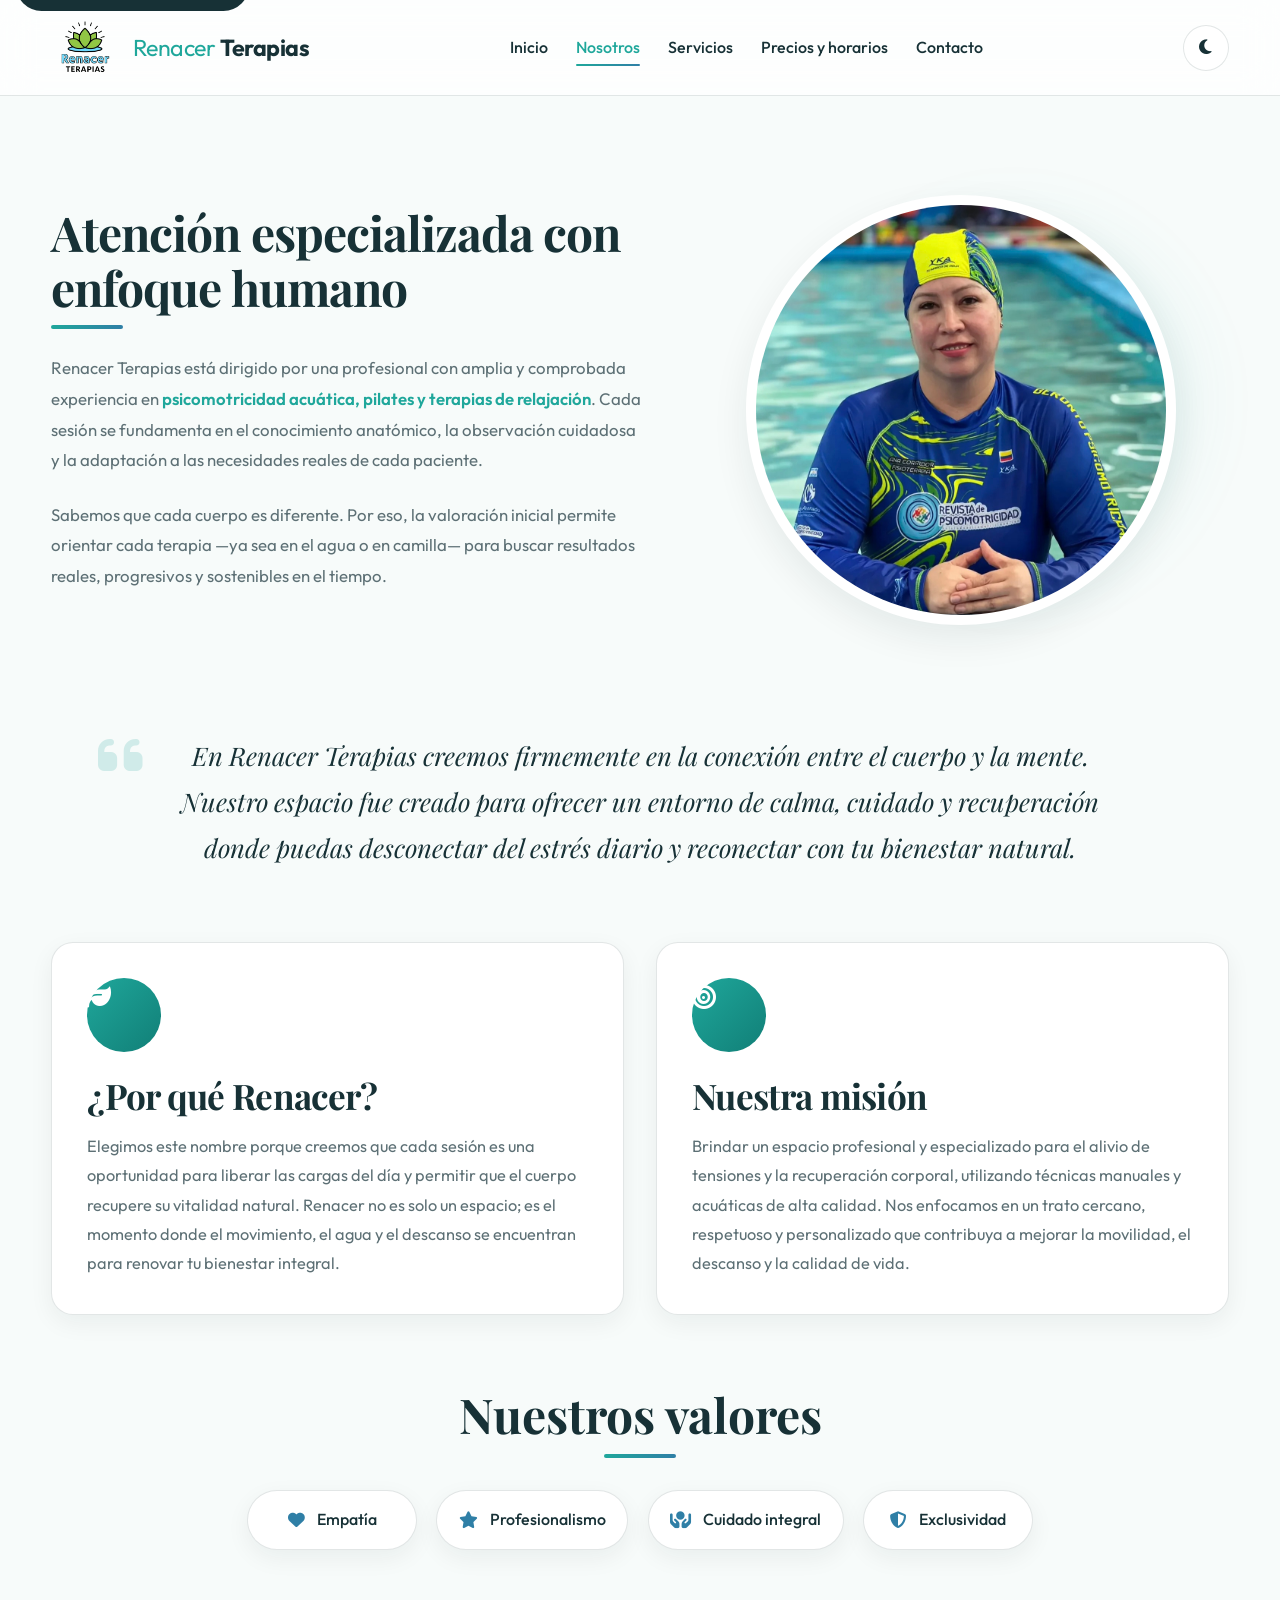
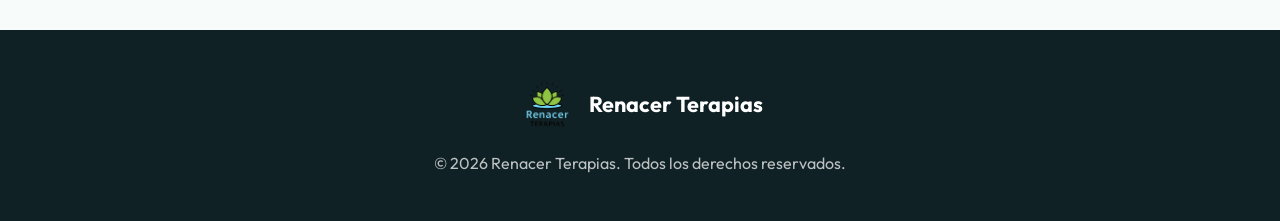
<file: nosotros.html>
<!DOCTYPE html>
<html lang="es">

<head>
    <meta charset="UTF-8">
    <meta name="viewport" content="width=device-width, initial-scale=1.0">
    <title>Nosotros | Renacer Terapias</title>
    <meta name="description"
        content="Conoce más sobre Renacer Terapias, nuestra misión, valores y perfil profesional.">

    <link rel="preconnect" href="https://fonts.googleapis.com">
    <link rel="preconnect" href="https://fonts.gstatic.com" crossorigin>
    <link
        href="https://fonts.googleapis.com/css2?family=Outfit:wght@300;400;500;600;700&family=Playfair+Display:wght@400;600;700&display=swap"
        rel="stylesheet">

    <link rel="stylesheet" href="styles.css">
    <link rel="stylesheet" href="https://cdnjs.cloudflare.com/ajax/libs/font-awesome/6.4.0/css/all.min.css">
</head>

<body>
    <a class="skip-link" href="#main-content">Saltar al contenido principal</a>

    <header class="navbar">
        <div class="nav-container">
            <a href="index.html#home" class="logo" aria-label="Renacer Terapias, ir al inicio">
                <img src="media/img/logo.png" alt="Logo de Renacer Terapias">
                <span class="logo-text">Renacer <strong>Terapias</strong></span>
            </a>

            <button class="mobile-menu-btn" id="mobile-menu-btn" type="button" aria-label="Abrir menú de navegación"
                aria-controls="nav-links" aria-expanded="false">
                <i class="fa-solid fa-bars" aria-hidden="true"></i>
            </button>

            <nav class="nav-links" id="nav-links" aria-label="Navegación principal">
                <a href="index.html#home">Inicio</a>
                <a href="nosotros.html" class="active" aria-current="page">Nosotros</a>
                <a href="index.html#services">Servicios</a>
                <a href="index.html#rates">Precios y horarios</a>
                <a href="index.html#contact">Contacto</a>
            </nav>

            <div class="controls">
                <button id="theme-toggle" class="control-btn" type="button" aria-label="Cambiar modo de color"
                    title="Cambiar modo de color">
                    <i class="fa-solid fa-moon" aria-hidden="true"></i>
                </button>
            </div>
        </div>
    </header>

    <main id="main-content">
        <section class="page-hero page-hero--about">
            <div class="container page-hero-content">
                <span class="page-eyebrow">Conoce Renacer</span>
                <h1>Un espacio creado para aliviar, restaurar y acompañar tu bienestar</h1>
                <p>
                    En Renacer Terapias trabajamos desde una visión humana, profesional y personalizada para ayudarte a
                    recuperar equilibrio, movilidad y descanso.
                </p>
            </div>
        </section>

        <section class="section about-page">
            <div class="container">
                <div class="about-page-grid">
                    <div class="about-page-copy">
                        <span class="section-kicker">Perfil profesional</span>
                        <h2>Atención especializada con enfoque humano</h2>

                        <p>
                            Renacer Terapias está dirigido por una profesional con amplia y comprobada experiencia en
                            <strong>psicomotricidad acuática, pilates y terapias de relajación</strong>. Cada sesión se
                            fundamenta en el conocimiento anatómico, la observación cuidadosa y la adaptación a las
                            necesidades reales de cada paciente.
                        </p>

                        <p>
                            Sabemos que cada cuerpo es diferente. Por eso, la valoración inicial permite orientar cada
                            terapia —ya sea en el agua o en camilla— para buscar resultados reales, progresivos y
                            sostenibles en el tiempo.
                        </p>

                        <div class="about-highlights">
                            <article class="about-highlight card">
                                <div class="highlight-icon" aria-hidden="true">
                                    <i class="fa-solid fa-water"></i>
                                </div>
                                <div>
                                    <h3>Especialización acuática</h3>
                                    <p>Trabajo corporal guiado con enfoque técnico y terapéutico.</p>
                                </div>
                            </article>

                            <article class="about-highlight card">
                                <div class="highlight-icon" aria-hidden="true">
                                    <i class="fa-solid fa-hands"></i>
                                </div>
                                <div>
                                    <h3>Atención personalizada</h3>
                                    <p>Cada sesión se adapta al estado físico y objetivo de cada persona.</p>
                                </div>
                            </article>
                        </div>
                    </div>

                    <div class="about-page-visual">
                        <div class="about-visual-blob about-visual-blob-1" aria-hidden="true"></div>
                        <div class="about-visual-blob about-visual-blob-2" aria-hidden="true"></div>

                        <figure class="profile-photo-card card">
                            <div class="profile-photo-frame">
                                <img src="media/img/Ana_Gonzalez.jpeg" alt="Profesional de Renacer Terapias"
                                    class="profile-photo">
                            </div>
                            <figcaption>
                                Un acompañamiento profesional centrado en bienestar, alivio corporal y calidad de vida.
                            </figcaption>
                        </figure>
                    </div>
                </div>

                <blockquote class="about-quote card">
                    <i class="fa-solid fa-quote-left" aria-hidden="true"></i>
                    <p>
                        En Renacer Terapias creemos firmemente en la conexión entre el cuerpo y la mente. Nuestro
                        espacio fue creado para ofrecer un entorno de calma, cuidado y recuperación donde puedas
                        desconectar del estrés diario y reconectar con tu bienestar natural.
                    </p>
                </blockquote>

                <div class="about-story-grid">
                    <article class="about-story-card card">
                        <div class="icon-wrapper" aria-hidden="true">
                            <i class="fa-solid fa-leaf"></i>
                        </div>
                        <h3>¿Por qué Renacer?</h3>
                        <p>
                            Elegimos este nombre porque creemos que cada sesión es una oportunidad para liberar las
                            cargas del día y permitir que el cuerpo recupere su vitalidad natural. Renacer no es solo
                            un espacio; es el momento donde el movimiento, el agua y el descanso se encuentran para
                            renovar tu bienestar integral.
                        </p>
                    </article>

                    <article class="about-story-card card">
                        <div class="icon-wrapper" aria-hidden="true">
                            <i class="fa-solid fa-bullseye"></i>
                        </div>
                        <h3>Nuestra misión</h3>
                        <p>
                            Brindar un espacio profesional y especializado para el alivio de tensiones y la
                            recuperación corporal, utilizando técnicas manuales y acuáticas de alta calidad. Nos
                            enfocamos en un trato cercano, respetuoso y personalizado que contribuya a mejorar la
                            movilidad, el descanso y la calidad de vida.
                        </p>
                    </article>
                </div>

                <section class="values-section" aria-labelledby="values-title">
                    <div class="section-title values-title">
                        <h2 id="values-title">Nuestros valores</h2>
                        <div class="title-underline" aria-hidden="true"></div>
                    </div>

                    <div class="values-grid">
                        <div class="value-badge">
                            <i class="fa-solid fa-heart" aria-hidden="true"></i>
                            <span>Empatía</span>
                        </div>

                        <div class="value-badge">
                            <i class="fa-solid fa-star" aria-hidden="true"></i>
                            <span>Profesionalismo</span>
                        </div>

                        <div class="value-badge">
                            <i class="fa-solid fa-hands-holding-circle" aria-hidden="true"></i>
                            <span>Cuidado integral</span>
                        </div>

                        <div class="value-badge">
                            <i class="fa-solid fa-shield-halved" aria-hidden="true"></i>
                            <span>Exclusividad</span>
                        </div>
                    </div>
                </section>
            </div>
        </section>
    </main>

    <footer>
        <div class="container">
            <div class="footer-content">
                <div class="footer-brand">
                    <img src="media/img/logo.png" alt="Logo de Renacer Terapias">
                    <span>Renacer Terapias</span>
                </div>
                <p>&copy; 2026 Renacer Terapias. Todos los derechos reservados.</p>
            </div>
        </div>
    </footer>

    <script src="script.js"></script>
</body>

</html>
</file>
<file: styles.css>
:root {
    --primary: #1fa79b;
    --primary-strong: #117f77;
    --secondary: #2f7fa6;
    --accent: #d8f4ef;

    --bg-main: #f7fbfa;
    --bg-section: #eef5f4;
    --bg-card: #ffffff;
    --bg-card-soft: rgba(255, 255, 255, 0.78);
    --bg-input: #ffffff;

    --text-main: #173136;
    --text-soft: #5d7075;
    --text-inverse: #f7fcfc;

    --border-color: rgba(23, 49, 54, 0.12);
    --border-strong: rgba(23, 49, 54, 0.2);
    --nav-bg: rgba(255, 255, 255, 0.78);
    --footer-bg: #102126;

    --hero-overlay: linear-gradient(135deg, rgba(7, 28, 36, 0.52), rgba(13, 105, 112, 0.56));
    --focus-ring: 0 0 0 4px rgba(31, 167, 155, 0.24);

    --shadow-sm: 0 8px 24px rgba(12, 33, 37, 0.06);
    --shadow-md: 0 18px 42px rgba(12, 33, 37, 0.1);
    --shadow-lg: 0 28px 60px rgba(12, 33, 37, 0.14);

    --radius-sm: 14px;
    --radius-md: 22px;
    --radius-lg: 30px;

    --font-heading: "Playfair Display", serif;
    --font-body: "Outfit", sans-serif;

    --container: 1200px;
    --transition-fast: 180ms ease;
    --transition: 320ms cubic-bezier(0.22, 1, 0.36, 1);
}

[data-theme="dark"] {
    color-scheme: dark;

    --primary: #54dacc;
    --primary-strong: #33bdb0;
    --secondary: #81c6ff;
    --accent: #17343a;

    --bg-main: #081418;
    --bg-section: #0d1d22;
    --bg-card: #10252b;
    --bg-card-soft: rgba(16, 37, 43, 0.86);
    --bg-input: #0c1b20;

    --text-main: #e9f7f6;
    --text-soft: #a9c2c7;
    --text-inverse: #e9f7f6;

    --border-color: rgba(169, 194, 199, 0.14);
    --border-strong: rgba(169, 194, 199, 0.22);
    --nav-bg: rgba(7, 18, 22, 0.8);
    --footer-bg: #061015;

    --hero-overlay: linear-gradient(135deg, rgba(2, 10, 13, 0.72), rgba(8, 62, 72, 0.68));
    --focus-ring: 0 0 0 4px rgba(84, 218, 204, 0.26);

    --shadow-sm: 0 10px 24px rgba(0, 0, 0, 0.2);
    --shadow-md: 0 18px 42px rgba(0, 0, 0, 0.34);
    --shadow-lg: 0 28px 60px rgba(0, 0, 0, 0.42);
}

*,
*::before,
*::after {
    box-sizing: border-box;
}

html {
    font-size: 16px;
    scroll-behavior: smooth;
}

body {
    margin: 0;
    font-family: var(--font-body);
    background: var(--bg-main);
    color: var(--text-main);
    line-height: 1.6;
    overflow-x: clip;
    transition: background-color var(--transition), color var(--transition);
}

main {
    display: block;
}

section[id] {
    scroll-margin-top: 7rem;
}

img {
    display: block;
    max-width: 100%;
    height: auto;
}

a {
    color: inherit;
    text-decoration: none;
}

button,
input,
select,
textarea {
    font: inherit;
}

ul {
    margin: 0;
    padding: 0;
    list-style: none;
}

::selection {
    background: rgba(31, 167, 155, 0.2);
}

.skip-link {
    position: absolute;
    top: -40px;
    left: 1rem;
    z-index: 3000;
    padding: 0.8rem 1rem;
    border-radius: 999px;
    background: var(--text-main);
    color: var(--bg-card);
    transition: top var(--transition-fast);
}

.skip-link:focus {
    top: 1rem;
}

:focus-visible {
    outline: none;
    box-shadow: var(--focus-ring);
}

.container {
    width: min(92%, var(--container));
    margin: 0 auto;
}

.section {
    padding: clamp(4rem, 8vw, 6.5rem) 0;
}

.bg-light {
    background: var(--bg-section);
}

.section-title {
    text-align: center;
    margin-bottom: 3rem;
}

.section-title h2 {
    margin: 0 0 0.75rem;
    font-family: var(--font-heading);
    font-size: clamp(2rem, 4vw, 3rem);
    line-height: 1.15;
}

.title-underline,
.title-underline-left {
    border-radius: 999px;
    background: linear-gradient(90deg, var(--primary), var(--secondary));
}

.title-underline {
    width: 72px;
    height: 4px;
    margin: 0 auto;
}

.title-underline-left {
    width: 60px;
    height: 4px;
}

h1,
h2,
h3,
h4 {
    margin: 0;
    font-family: var(--font-heading);
    color: var(--text-main);
    line-height: 1.18;
}

p {
    margin: 0;
}

.card {
    background: var(--bg-card);
    border: 1px solid var(--border-color);
    border-radius: var(--radius-md);
    box-shadow: var(--shadow-sm);
    transition: transform var(--transition), box-shadow var(--transition), border-color var(--transition),
        background-color var(--transition);
}

.card:hover {
    transform: translateY(-4px);
    box-shadow: var(--shadow-md);
    border-color: var(--border-strong);
}

.btn {
    display: inline-flex;
    align-items: center;
    justify-content: center;
    gap: 0.6rem;
    min-height: 48px;
    padding: 0.9rem 1.45rem;
    border: 1px solid transparent;
    border-radius: 999px;
    font-weight: 600;
    letter-spacing: 0.01em;
    cursor: pointer;
    transition: transform var(--transition), box-shadow var(--transition), background-color var(--transition),
        color var(--transition), border-color var(--transition);
    will-change: transform;
}

.btn:hover {
    transform: translateY(-2px);
}

.btn-primary {
    color: #ffffff;
    background: linear-gradient(135deg, var(--primary), var(--primary-strong));
    box-shadow: 0 12px 26px rgba(17, 127, 119, 0.22);
}

.btn-primary:hover {
    box-shadow: 0 16px 34px rgba(17, 127, 119, 0.3);
}

.btn-secondary {
    background: transparent;
    border-color: var(--secondary);
    color: var(--secondary);
}

.btn-secondary:hover {
    background: var(--secondary);
    color: #ffffff;
}

.navbar {
    position: fixed;
    inset: 0 0 auto 0;
    z-index: 1000;
    padding: 0.85rem 0;
    background: var(--nav-bg);
    border-bottom: 1px solid var(--border-color);
    backdrop-filter: blur(18px);
    -webkit-backdrop-filter: blur(18px);
    transition: background-color var(--transition), border-color var(--transition), box-shadow var(--transition);
}

.nav-container {
    width: min(92%, var(--container));
    margin: 0 auto;
    display: grid;
    grid-template-columns: auto 1fr auto;
    align-items: center;
    gap: 1.25rem;
}

.logo {
    display: inline-flex;
    align-items: center;
    gap: 0.85rem;
    min-width: 0;
}

.logo img {
    width: auto;
    height: 68px;
}

.logo-text {
    font-size: 1.45rem;
    font-weight: 400;
    color: var(--primary);
    letter-spacing: -0.02em;
}

.logo-text strong {
    color: var(--text-main);
    font-weight: 700;
}

.nav-links {
    display: flex;
    justify-content: center;
    gap: 1.75rem;
}

.nav-links a {
    position: relative;
    font-weight: 500;
    color: var(--text-main);
    transition: color var(--transition-fast);
}

.nav-links a::after {
    content: "";
    position: absolute;
    left: 0;
    bottom: -0.35rem;
    width: 100%;
    height: 2px;
    background: linear-gradient(90deg, var(--primary), var(--secondary));
    border-radius: 999px;
    transform: scaleX(0);
    transform-origin: left;
    transition: transform var(--transition-fast);
}

.nav-links a:hover,
.nav-links a:focus-visible {
    color: var(--primary);
}

.nav-links a:hover::after,
.nav-links a:focus-visible::after {
    transform: scaleX(1);
}

.controls {
    display: flex;
    align-items: center;
    gap: 0.75rem;
}

.control-btn,
.mobile-menu-btn,
.carousel-btn {
    display: inline-flex;
    align-items: center;
    justify-content: center;
    border: 1px solid var(--border-color);
    background: var(--bg-card-soft);
    color: var(--text-main);
    border-radius: 999px;
    cursor: pointer;
    transition: transform var(--transition), background-color var(--transition), border-color var(--transition),
        color var(--transition), box-shadow var(--transition);
}

.control-btn {
    width: 46px;
    height: 46px;
    font-size: 1.05rem;
}

.control-btn:hover,
.mobile-menu-btn:hover,
.carousel-btn:hover {
    transform: translateY(-2px);
    background: var(--primary);
    color: #ffffff;
    border-color: transparent;
    box-shadow: var(--shadow-sm);
}

.mobile-menu-btn {
    display: none;
    width: 46px;
    height: 46px;
    font-size: 1.2rem;
}

.hero {
    position: relative;
    min-height: 100svh;
    display: grid;
    place-items: center;
    padding: 8rem 1.25rem 5rem;
    text-align: center;
    color: #ffffff;
    background-image: url("https://images.unsplash.com/photo-1544161515-4ab6ce6db874?auto=format&fit=crop&w=1920&q=80");
    background-position: center;
    background-size: cover;
}

.hero-overlay {
    position: absolute;
    inset: 0;
    background: var(--hero-overlay);
}

.hero-content {
    position: relative;
    z-index: 1;
    max-width: 820px;
    animation: fade-up 0.9s both;
}

.hero h1 {
    margin-bottom: 1.25rem;
    font-size: clamp(2.6rem, 6vw, 5rem);
    color: #ffffff;
    text-wrap: balance;
    text-shadow: 0 10px 30px rgba(0, 0, 0, 0.18);
}

.hero p {
    max-width: 62ch;
    margin: 0 auto 2rem;
    font-size: clamp(1rem, 2vw, 1.2rem);
    color: rgba(255, 255, 255, 0.92);
    text-shadow: 0 6px 18px rgba(0, 0, 0, 0.16);
}

.about-home {
    background: radial-gradient(circle at top left, rgba(31, 167, 155, 0.08), transparent 28%), var(--bg-main);
}

.about-home-container {
    display: grid;
    grid-template-columns: minmax(0, 1.08fr) minmax(0, 0.92fr);
    align-items: center;
    gap: clamp(2rem, 5vw, 4.5rem);
}

.about-home-desc {
    margin-bottom: 2rem;
    font-size: 1.05rem;
    color: var(--text-soft);
}

.about-home-info-box {
    display: flex;
    align-items: flex-start;
    gap: 1rem;
    padding: 1.5rem;
    background: var(--bg-card);
    border: 1px solid var(--border-color);
    border-left: 4px solid var(--primary);
    border-radius: var(--radius-md);
    box-shadow: var(--shadow-sm);
}

.info-icon {
    flex-shrink: 0;
    width: 60px;
    height: 60px;
    border-radius: 50%;
    display: grid;
    place-items: center;
    background: rgba(31, 167, 155, 0.12);
    color: var(--primary);
    font-size: 1.4rem;
}

.info-content h3 {
    margin-bottom: 0.35rem;
    font-size: 1.25rem;
}

.info-content p {
    color: var(--text-soft);
}

.about-home-right {
    display: flex;
    justify-content: center;
}

.mission-wrapper {
    position: relative;
    width: 100%;
    max-width: 460px;
}

.mission-blob {
    position: absolute;
    inset: auto -2rem -1.5rem auto;
    width: 260px;
    height: 260px;
    border-radius: 50%;
    background: radial-gradient(circle, rgba(31, 167, 155, 0.18), rgba(47, 127, 166, 0.08) 55%, transparent 72%);
    filter: blur(2px);
}

.mission-card {
    position: relative;
    z-index: 1;
    padding: 2rem;
    background: var(--bg-card-soft);
    backdrop-filter: blur(12px);
    -webkit-backdrop-filter: blur(12px);
}

.mission-card h3 {
    margin-bottom: 1rem;
    font-size: 1.5rem;
}

.mission-card p {
    color: var(--text-soft);
}

.services-grid {
    display: grid;
    grid-template-columns: repeat(2, minmax(0, 1fr));
    gap: 2rem;
    align-items: stretch;
}

.modern-card {
    overflow: hidden;
    background: var(--bg-card);
    border: 1px solid var(--border-color);
    border-radius: var(--radius-md);
    box-shadow: var(--shadow-sm);
    transition: transform var(--transition), box-shadow var(--transition), border-color var(--transition);
}

.modern-card:hover {
    transform: translateY(-6px);
    box-shadow: var(--shadow-md);
    border-color: var(--border-strong);
}

.modern-card .card-header {
    position: relative;
    min-height: 240px;
    background-size: cover;
    background-position: center;
}

.card-header-aquatic {
    background-image: url("media/img/Terapia Acuática.jpg");
}

.card-header-manual {
    background-image: url("https://images.unsplash.com/photo-1544161515-4ab6ce6db874?auto=format&fit=crop&w=1200&q=80");
}

.modern-card .card-header::after {
    content: "";
    position: absolute;
    inset: 0;
    background: linear-gradient(180deg, transparent 15%, rgba(6, 22, 24, 0.45) 100%);
}

.modern-card .card-overlay {
    position: absolute;
    inset: 0;
    opacity: 0.75;
    pointer-events: none;
}

.bg-warm {
    background: linear-gradient(135deg, rgba(222, 246, 240, 0.65), rgba(255, 255, 255, 0) 60%);
}

.bg-cool {
    background: linear-gradient(135deg, rgba(216, 236, 246, 0.52), rgba(255, 255, 255, 0) 60%);
}

.modern-card .card-badge {
    position: absolute;
    left: 1.25rem;
    bottom: 1.25rem;
    z-index: 1;
    padding: 0.55rem 1rem;
    border: 1px solid rgba(255, 255, 255, 0.22);
    border-radius: 999px;
    background: rgba(255, 255, 255, 0.16);
    color: #ffffff;
    backdrop-filter: blur(10px);
    -webkit-backdrop-filter: blur(10px);
    font-weight: 600;
    letter-spacing: 0.01em;
}

.modern-card .card-body {
    display: flex;
    flex-direction: column;
    gap: 1rem;
    padding: 1.8rem;
}

.modern-card .card-title {
    font-size: 1.5rem;
}

.modern-card .card-meta {
    display: inline-flex;
    align-items: center;
    gap: 0.55rem;
    color: var(--secondary);
    font-weight: 600;
}

.modern-card .card-desc,
.modern-card .therapy-item p,
.modern-card .card-footer-note {
    color: var(--text-soft);
}

.modern-card .card-divider {
    width: 100%;
    margin: 0.25rem 0 0;
    border: 0;
    border-top: 1px solid var(--border-color);
}

.modern-card .card-footer-note {
    display: inline-flex;
    align-items: flex-start;
    gap: 0.55rem;
    font-size: 0.95rem;
}

.modern-card .therapy-item {
    padding-bottom: 1rem;
    border-bottom: 1px solid var(--border-color);
}

.modern-card .therapy-item:last-child {
    padding-bottom: 0;
    border-bottom: 0;
}

.modern-card .therapy-item h3 {
    margin-bottom: 0.35rem;
    font-size: 1.2rem;
}

.gallery-section {
    margin-top: 4rem;
    padding: clamp(1.35rem, 3vw, 2rem);
    background: linear-gradient(180deg, rgba(31, 167, 155, 0.05), transparent 35%), var(--bg-card);
    border: 1px solid var(--border-color);
    border-radius: var(--radius-lg);
    box-shadow: var(--shadow-sm);
}

.gallery-header {
    text-align: center;
    margin-bottom: 1.5rem;
}

.gallery-title {
    margin-bottom: 0.5rem;
    font-size: clamp(1.5rem, 3vw, 2rem);
}

.gallery-intro {
    max-width: 60ch;
    margin: 0 auto;
    color: var(--text-soft);
}

.carousel-container {
    position: relative;
    overflow: hidden;
    border-radius: calc(var(--radius-lg) - 6px);
    box-shadow: var(--shadow-md);
    background: #0e1f24;
}

.carousel-track-container {
    overflow: hidden;
    aspect-ratio: 16 / 9;
    min-height: 260px;
}

.carousel-track {
    display: flex;
    height: 100%;
    transition: transform 0.5s cubic-bezier(0.22, 1, 0.36, 1);
}

.carousel-slide {
    position: relative;
    flex: 0 0 100%;
    min-width: 100%;
    height: 100%;
}

.carousel-slide::after {
    content: "";
    position: absolute;
    inset: 0;
    background: linear-gradient(180deg, rgba(4, 14, 16, 0.08), rgba(4, 14, 16, 0.58) 100%);
    pointer-events: none;
}

.carousel-image {
    width: 100%;
    height: 100%;
    object-fit: cover;
    transform: scale(1.02);
}

.carousel-caption {
    position: absolute;
    left: 1.25rem;
    right: 1.25rem;
    bottom: 1.25rem;
    z-index: 1;
    width: fit-content;
    max-width: min(90%, 420px);
    padding: 0.8rem 1rem;
    border-radius: 999px;
    background: rgba(255, 255, 255, 0.14);
    border: 1px solid rgba(255, 255, 255, 0.16);
    color: #ffffff;
    font-weight: 600;
    backdrop-filter: blur(10px);
    -webkit-backdrop-filter: blur(10px);
}

.carousel-btn {
    position: absolute;
    top: 50%;
    z-index: 2;
    width: 52px;
    height: 52px;
    transform: translateY(-50%);
    background: rgba(255, 255, 255, 0.18);
    border-color: rgba(255, 255, 255, 0.14);
    color: #ffffff;
    backdrop-filter: blur(10px);
    -webkit-backdrop-filter: blur(10px);
}

.prev-btn {
    left: 1rem;
}

.next-btn {
    right: 1rem;
}

.policies {
    position: relative;
    overflow: hidden;
    margin-top: 3rem;
    padding-top: 6rem;
    padding-bottom: 0;
    background: linear-gradient(135deg, #045f63 0%, #0b7f7a 38%, #0e6a8b 72%, #09374b 100%);
    background-size: 260% 260%;
    animation: gradient-shift 14s ease infinite;
}

.policies-wave-top {
    position: absolute;
    top: 0;
    left: 0;
    width: 100%;
    transform: translateY(-98%);
    line-height: 0;
}

.policies-wave-top svg {
    display: block;
    width: 100%;
    height: clamp(90px, 15vw, 220px);
}

.policies-wave-bottom {
    position: relative;
    width: 100%;
    line-height: 0;
    margin-top: 3rem;
}

.policies-wave-bottom svg {
    display: block;
    width: 100%;
    height: 80px;
}

.policies-orb {
    position: absolute;
    border-radius: 50%;
    filter: blur(70px);
    pointer-events: none;
    opacity: 0.22;
}

.policies-orb-1 {
    top: 12%;
    left: -6%;
    width: 320px;
    height: 320px;
    background: rgba(84, 218, 204, 0.5);
    animation: float-orb-1 12s ease-in-out infinite alternate;
}

.policies-orb-2 {
    right: -4%;
    bottom: 12%;
    width: 260px;
    height: 260px;
    background: rgba(129, 198, 255, 0.35);
    animation: float-orb-2 12s ease-in-out infinite alternate;
}

.policies-orb-3 {
    top: 45%;
    left: 48%;
    width: 180px;
    height: 180px;
    background: rgba(255, 255, 255, 0.2);
    animation: float-orb-3 10s ease-in-out infinite alternate;
}

.policies-content {
    position: relative;
    z-index: 1;
}

.policies-heading {
    color: #ffffff;
}

.policies-underline {
    background: linear-gradient(90deg, #8ef0e4, #c6e8ff);
}

.policies-subtitle {
    margin-top: 1rem;
    color: rgba(255, 255, 255, 0.82);
}

.policies-grid {
    display: grid;
    grid-template-columns: repeat(4, minmax(0, 1fr));
    gap: 1.5rem;
}

.policy-item {
    position: relative;
    padding: 2rem 1.35rem 1.5rem;
    text-align: center;
    border-radius: 24px;
    border: 1px solid rgba(255, 255, 255, 0.14);
    background: linear-gradient(180deg, rgba(255, 255, 255, 0.2), rgba(255, 255, 255, 0.08));
    box-shadow: 0 18px 34px rgba(0, 0, 0, 0.12);
    color: #ffffff;
    backdrop-filter: blur(16px);
    -webkit-backdrop-filter: blur(16px);
    transition: transform var(--transition), box-shadow var(--transition), border-color var(--transition),
        background var(--transition);
    animation: fade-up 0.7s both;
}

.policy-item:nth-child(2) {
    animation-delay: 0.08s;
}

.policy-item:nth-child(3) {
    animation-delay: 0.16s;
}

.policy-item:nth-child(4) {
    animation-delay: 0.24s;
}

.policy-item:hover {
    transform: translateY(-8px);
    background: linear-gradient(180deg, rgba(255, 255, 255, 0.26), rgba(255, 255, 255, 0.1));
    border-color: rgba(255, 255, 255, 0.24);
    box-shadow: 0 22px 44px rgba(0, 0, 0, 0.18);
}

.policy-number {
    position: absolute;
    top: 0.85rem;
    right: 1rem;
    font-size: 2.15rem;
    font-weight: 700;
    color: rgba(255, 255, 255, 0.18);
    user-select: none;
}

.policy-icon {
    width: 74px;
    height: 74px;
    margin: 0 auto 1rem;
    display: grid;
    place-items: center;
    border-radius: 50%;
    background: rgba(255, 255, 255, 0.14);
    border: 1px solid rgba(255, 255, 255, 0.18);
    box-shadow: 0 10px 24px rgba(0, 0, 0, 0.12);
    transition: transform var(--transition), background-color var(--transition);
}

.policy-item:hover .policy-icon {
    transform: scale(1.05);
    background: rgba(255, 255, 255, 0.2);
}

.policy-icon i {
    font-size: 1.7rem;
    color: #ffffff;
}

.policy-item h3 {
    margin-bottom: 0.6rem;
    color: #ffffff;
    font-size: 1.28rem;
}

.policy-item p {
    color: rgba(255, 255, 255, 0.9);
    font-size: 0.97rem;
}

[data-theme="dark"] .policies {
    background: linear-gradient(135deg, #06262a 0%, #0b4751 40%, #0b3f55 70%, #04151d 100%);
}

.rates-container {
    display: grid;
    grid-template-columns: repeat(2, minmax(0, 1fr));
    gap: 2rem;
}

.rate-card {
    padding: 2rem;
    border-top: 5px solid var(--primary);
}

.rate-card--secondary {
    border-top-color: var(--secondary);
}

.rate-header {
    margin-bottom: 1.75rem;
    padding-bottom: 1.25rem;
    border-bottom: 1px solid var(--border-color);
}

.rate-header h3 {
    margin-bottom: 0.5rem;
    font-size: 1.65rem;
}

.price {
    display: flex;
    flex-wrap: wrap;
    align-items: baseline;
    gap: 0.45rem;
    font-size: clamp(2rem, 4vw, 2.6rem);
    font-weight: 700;
    color: var(--primary);
}

.rate-card--secondary .price {
    color: var(--secondary);
}

.price-label {
    font-size: 1rem;
    color: var(--text-soft);
}

.rate-body {
    display: grid;
    gap: 1rem;
    margin-bottom: 1.75rem;
}

.rate-body p {
    display: flex;
    align-items: flex-start;
    gap: 0.9rem;
    color: var(--text-soft);
}

.rate-body i {
    margin-top: 0.2rem;
    color: var(--secondary);
}

.rate-footer {
    margin-top: auto;
}

.contact-grid {
    display: grid;
    grid-template-columns: minmax(0, 0.95fr) minmax(0, 1.05fr);
    gap: 2rem;
    align-items: start;
}

.contact-info,
.contact-form-container {
    padding: 2rem;
}

.contact-info h3,
.contact-form-container h3 {
    font-size: 1.5rem;
}

.contact-desc {
    margin: 1rem 0 1.75rem;
    color: var(--text-soft);
}

.contact-methods {
    display: grid;
    gap: 1rem;
}

.contact-method {
    display: flex;
    align-items: center;
    gap: 1rem;
    padding: 1rem;
    border: 1px solid var(--border-color);
    border-radius: var(--radius-sm);
    background: linear-gradient(180deg, rgba(31, 167, 155, 0.04), transparent), var(--bg-card);
    transition: transform var(--transition), box-shadow var(--transition), border-color var(--transition),
        background-color var(--transition);
}

.contact-method:hover {
    transform: translateY(-2px);
    box-shadow: var(--shadow-sm);
    border-color: var(--border-strong);
}

.method-icon {
    flex-shrink: 0;
    width: 52px;
    height: 52px;
    border-radius: 50%;
    display: grid;
    place-items: center;
    color: #ffffff;
    font-size: 1.35rem;
}

.whatsapp {
    background: #25d366;
}

.instagram {
    background: linear-gradient(45deg, #f09433 0%, #e6683c 28%, #dc2743 54%, #cc2366 76%, #bc1888 100%);
}

.facebook {
    background: #1877f2;
}

.method-title {
    display: block;
    margin-bottom: 0.1rem;
    font-weight: 700;
    color: var(--text-main);
}

.method-detail {
    display: block;
    color: var(--text-soft);
    font-size: 0.95rem;
}

.contact-form {
    display: grid;
    gap: 1.2rem;
}

.form-group {
    display: grid;
    gap: 0.5rem;
}

.form-group label {
    font-weight: 600;
    color: var(--text-main);
}

.form-group input,
.form-group select,
.form-group textarea {
    width: 100%;
    padding: 0.95rem 1rem;
    border: 1px solid var(--border-color);
    border-radius: var(--radius-sm);
    background: var(--bg-input);
    color: var(--text-main);
    transition: border-color var(--transition-fast), box-shadow var(--transition-fast), background-color var(--transition);
}

.form-group input::placeholder,
.form-group textarea::placeholder {
    color: var(--text-soft);
    opacity: 0.88;
}

.form-group textarea {
    min-height: 140px;
    resize: vertical;
}

.form-group input:hover,
.form-group select:hover,
.form-group textarea:hover {
    border-color: var(--border-strong);
}

.form-group input:focus,
.form-group select:focus,
.form-group textarea:focus {
    border-color: var(--primary);
    box-shadow: var(--focus-ring);
    outline: none;
}

.submit-btn {
    width: 100%;
    margin-top: 0.35rem;
}

footer {
    padding: 2.8rem 0;
    background: var(--footer-bg);
    color: var(--text-inverse);
}

.footer-content {
    text-align: center;
}

.footer-brand {
    display: inline-flex;
    align-items: center;
    justify-content: center;
    gap: 0.75rem;
    margin-bottom: 1rem;
    color: #ffffff;
    font-size: 1.35rem;
    font-weight: 700;
}

.footer-brand img {
    width: auto;
    height: 60px;
}

footer p {
    color: rgba(255, 255, 255, 0.72);
}

@keyframes fade-up {
    from {
        opacity: 0;
        transform: translateY(24px);
    }

    to {
        opacity: 1;
        transform: translateY(0);
    }
}

@keyframes gradient-shift {
    0% {
        background-position: 0% 50%;
    }

    50% {
        background-position: 100% 50%;
    }

    100% {
        background-position: 0% 50%;
    }
}

@keyframes float-orb-1 {
    from {
        transform: translate(0, 0) scale(1);
    }

    to {
        transform: translate(28px, -22px) scale(1.08);
    }
}

@keyframes float-orb-2 {
    from {
        transform: translate(0, 0) scale(1);
    }

    to {
        transform: translate(-26px, 18px) scale(1.06);
    }
}

@keyframes float-orb-3 {
    from {
        transform: translate(0, 0) scale(1);
    }

    to {
        transform: translate(14px, -16px) scale(1.12);
    }
}

@media (min-width: 1024px) {
    .hero {
        background-attachment: fixed;
    }
}

@media (max-width: 1100px) {
    .policies-grid {
        grid-template-columns: repeat(2, minmax(0, 1fr));
    }

    .contact-grid,
    .about-home-container {
        grid-template-columns: 1fr;
    }

    .about-home-right {
        justify-content: flex-start;
    }
}

@media (max-width: 900px) {
    .nav-container {
        grid-template-columns: auto auto auto;
    }

    .mobile-menu-btn {
        display: inline-flex;
        justify-self: end;
    }

    .nav-links {
        position: absolute;
        top: calc(100% + 0.75rem);
        left: 1rem;
        right: 1rem;
        flex-direction: column;
        gap: 1.25rem;
        padding: 1.25rem;
        background: var(--bg-card-soft);
        border: 1px solid var(--border-color);
        border-radius: 24px;
        box-shadow: var(--shadow-md);
        opacity: 0;
        visibility: hidden;
        transform: translateY(-10px);
        pointer-events: none;
        backdrop-filter: blur(16px);
        -webkit-backdrop-filter: blur(16px);
        transition: opacity var(--transition-fast), transform var(--transition-fast), visibility var(--transition-fast);
    }

    .nav-links.active {
        opacity: 1;
        visibility: visible;
        transform: translateY(0);
        pointer-events: auto;
    }

    .nav-links a {
        font-size: 1.05rem;
    }
}

@media (max-width: 768px) {

    .services-grid,
    .rates-container,
    .policies-grid {
        grid-template-columns: 1fr;
    }

    .logo img {
        height: 56px;
    }

    .logo-text {
        font-size: 1.2rem;
    }

    .hero {
        padding-top: 7.5rem;
    }

    .gallery-section {
        padding: 1rem;
    }

    .carousel-btn {
        width: 46px;
        height: 46px;
    }

    .prev-btn {
        left: 0.75rem;
    }

    .next-btn {
        right: 0.75rem;
    }

    .contact-info,
    .contact-form-container,
    .rate-card,
    .mission-card {
        padding: 1.5rem;
    }
}

@media (max-width: 560px) {
    .section {
        padding: 4rem 0;
    }

    .nav-container {
        gap: 0.75rem;
    }

    .hero h1 {
        font-size: 2.35rem;
    }

    .hero p {
        font-size: 1rem;
    }

    .carousel-track-container {
        aspect-ratio: 4 / 3;
        min-height: 220px;
    }

    .carousel-caption {
        left: 0.85rem;
        right: 0.85rem;
        bottom: 0.85rem;
        font-size: 0.92rem;
    }

    .policy-item {
        padding: 1.75rem 1rem 1.35rem;
    }
}

@media (prefers-reduced-motion: reduce) {
    html {
        scroll-behavior: auto;
    }

    *,
    *::before,
    *::after {
        animation: none !important;
        transition-duration: 0.01ms !important;
        transition-delay: 0ms !important;
        scroll-behavior: auto !important;
    }

    .hero {
        background-attachment: scroll;
    }
}

/* ==========================================
   NOSOTROS — ESTILO SEGÚN REFERENCIAS VISUALES
   Pegar al final de styles.css
   ========================================== */

/* Estado activo en navegación */
.nav-links a.active {
    color: var(--primary);
}

.nav-links a.active::after {
    transform: scaleX(1);
}

/* Ocultamos el hero de nosotros, pero compensamos el espacio del navbar fijo */
.page-hero--about {
    display: none;
}

.about-page {
    background: var(--bg-main);
    padding: calc(4.5rem + 88px) 0 5rem;
}

.about-page .container {
    width: min(92%, var(--container));
}

/* -------------------------- Bloque principal -------------------------- */
.about-page-grid {
    display: grid;
    grid-template-columns: minmax(0, 1.05fr) minmax(0, 0.95fr);
    align-items: center;
    gap: clamp(2rem, 4vw, 4.5rem);
    margin-bottom: 4.5rem;
}

.section-kicker {
    display: none;
}

.about-page-copy h2 {
    position: relative;
    display: inline-block;
    margin-bottom: 1.5rem;
    padding-bottom: 0.9rem;
    font-size: clamp(2rem, 4vw, 3rem);
    line-height: 1.15;
    color: var(--text-main);
    letter-spacing: -0.02em;
}

.about-page-copy h2::after {
    content: "";
    position: absolute;
    left: 0;
    bottom: 0;
    width: 72px;
    height: 4px;
    border-radius: 999px;
    background: linear-gradient(90deg, var(--primary), var(--secondary));
}

.about-page-copy p {
    max-width: 62ch;
    margin-bottom: 1.5rem;
    color: var(--text-soft);
    font-size: 1.05rem;
    line-height: 1.82;
}

.about-page-copy strong {
    color: var(--primary);
    font-weight: 600;
}

.about-highlights {
    display: none;
}

/* -------------------------- Imagen y halo -------------------------- */
.about-page-visual {
    position: relative;
    display: flex;
    justify-content: center;
    align-items: center;
    min-height: 500px;
}

.about-page-visual::before {
    content: "";
    position: absolute;
    width: min(34vw, 500px);
    height: min(34vw, 500px);
    border-radius: 50%;
    background: radial-gradient(circle, rgba(31, 167, 155, 0.22) 0%, rgba(31, 167, 155, 0.14) 30%, rgba(31, 167, 155, 0.08) 48%, rgba(31, 167, 155, 0.02) 62%, rgba(31, 167, 155, 0) 76%);
    filter: blur(18px);
    transform: translate(12%, -2%);
    z-index: 0;
    pointer-events: none;
}

.about-visual-blob {
    display: none;
}

.profile-photo-card {
    position: relative;
    z-index: 1;
    width: min(100%, 430px);
    padding: 0;
    background: transparent;
    border: 0;
    box-shadow: none;
}

.profile-photo-frame {
    aspect-ratio: 1 / 1;
    overflow: hidden;
    border-radius: 50%;
    border: 10px solid #ffffff;
    background: #ffffff;
    box-shadow: 0 14px 36px rgba(12, 33, 37, 0.08);
}

.profile-photo {
    width: 100%;
    height: 100%;
    object-fit: cover;
    object-position: center;
}

.profile-photo-card figcaption {
    display: none;
}

/* -------------------------- Cita -------------------------- */
.about-quote {
    position: relative;
    max-width: 1100px;
    margin: 0 auto 4.5rem;
    padding: 0 2.5rem;
    background: transparent;
    border: 0;
    box-shadow: none;
    text-align: center;
}

.about-quote i {
    position: absolute;
    top: -0.15rem;
    left: 0.5rem;
    font-size: 3.2rem;
    color: rgba(31, 167, 155, 0.18);
}

.about-quote p {
    max-width: 980px;
    margin: 0 auto;
    font-family: var(--font-heading);
    font-style: italic;
    color: var(--text-main);
    font-size: clamp(1.45rem, 2vw, 2rem);
    line-height: 1.8;
    text-wrap: balance;
}

/* -------------------------- Tarjetas -------------------------- */
.about-story-grid {
    display: grid;
    grid-template-columns: repeat(2, minmax(0, 1fr));
    gap: 2rem;
    margin-bottom: 4.5rem;
}

.about-story-card {
    min-height: 100%;
    padding: 2.2rem;
    background: var(--bg-card);
    border: 1px solid var(--border-color);
    border-radius: var(--radius-md);
    box-shadow: var(--shadow-sm);
}

.about-story-card:hover {
    transform: translateY(-4px);
    box-shadow: var(--shadow-md);
    border-color: var(--border-strong);
}

.about-story-card .icon-wrapper {
    width: 74px;
    height: 74px;
    margin-bottom: 1.5rem;
    background: linear-gradient(135deg, var(--primary), var(--primary-strong));
    color: #ffffff;
    border-radius: 50%;
    box-shadow: none;
    font-size: 1.5rem;
}

.about-story-card h3 {
    margin-bottom: 1rem;
    color: var(--text-main);
    font-size: clamp(1.8rem, 3vw, 2.2rem);
    line-height: 1.12;
    letter-spacing: -0.02em;
}

.about-story-card p {
    color: var(--text-soft);
    font-size: 1.02rem;
    line-height: 1.8;
}

/* -------------------------- Valores -------------------------- */
.values-section {
    padding-top: 0;
}

.values-title {
    margin-bottom: 2rem;
}

.values-title h2 {
    font-size: clamp(2rem, 4vw, 3rem);
    line-height: 1.15;
    color: var(--text-main);
}

.values-grid {
    display: flex;
    flex-wrap: wrap;
    justify-content: center;
    gap: 1rem 1.2rem;
}

.value-badge {
    min-width: 170px;
    min-height: 60px;
    padding: 0.95rem 1.35rem;
    display: inline-flex;
    align-items: center;
    justify-content: center;
    gap: 0.75rem;
    border-radius: 999px;
    background: var(--bg-card);
    border: 1px solid var(--border-color);
    box-shadow: var(--shadow-sm);
    color: var(--text-main);
    font-size: 1rem;
    font-weight: 500;
    transition: transform var(--transition), box-shadow var(--transition), border-color var(--transition);
}

.value-badge:hover {
    transform: translateY(-2px);
    box-shadow: var(--shadow-md);
    border-color: var(--border-strong);
}

.value-badge i {
    color: var(--secondary);
    font-size: 1.05rem;
}

/* -------------------------- Responsive -------------------------- */
@media (max-width: 1100px) {
    .about-page-grid {
        grid-template-columns: 1fr;
        gap: 2.5rem;
        margin-bottom: 4rem;
    }

    .about-page-copy {
        max-width: 760px;
        margin: 0 auto;
    }

    .about-page-copy p {
        max-width: 100%;
    }

    .about-page-visual {
        min-height: auto;
    }

    .about-page-visual::before {
        width: 420px;
        height: 420px;
        transform: translate(0, 0);
    }

    .profile-photo-card {
        width: min(100%, 400px);
    }
}

@media (max-width: 768px) {
    .about-page {
        padding: calc(3.5rem + 82px) 0 4rem;
    }

    .about-page-copy h2 {
        margin-bottom: 1.3rem;
        padding-bottom: 0.8rem;
        font-size: clamp(2rem, 6vw, 2.45rem);
    }

    .about-page-copy h2::after {
        width: 64px;
    }

    .about-page-copy p {
        font-size: 1rem;
        line-height: 1.75;
        margin-bottom: 1.25rem;
    }

    .profile-photo-card {
        width: min(100%, 320px);
    }

    .profile-photo-frame {
        border-width: 9px;
    }

    .about-page-visual::before {
        width: 320px;
        height: 320px;
    }

    .about-quote {
        padding: 0 1rem;
        margin-bottom: 4rem;
    }

    .about-quote i {
        position: static;
        display: block;
        margin-bottom: 0.4rem;
        font-size: 2.4rem;
        text-align: left;
    }

    .about-quote p {
        font-size: clamp(1.2rem, 5vw, 1.55rem);
        line-height: 1.7;
    }

    .about-story-grid {
        grid-template-columns: 1fr;
        gap: 1.5rem;
        margin-bottom: 4rem;
    }

    .about-story-card {
        padding: 1.8rem 1.5rem;
    }

    .about-story-card .icon-wrapper {
        width: 68px;
        height: 68px;
        margin-bottom: 1.2rem;
    }

    .about-story-card h3 {
        font-size: 2rem;
    }

    .values-title h2 {
        font-size: clamp(2rem, 6vw, 2.4rem);
    }
}

@media (max-width: 560px) {
    .about-page-copy h2 {
        font-size: 2rem;
    }

    .about-page-copy p {
        font-size: 0.98rem;
    }

    .value-badge {
        width: 100%;
        min-width: 0;
    }
}

/* -------------------------- Dark mode -------------------------- */
[data-theme="dark"] .about-page {
    background: var(--bg-main);
}

[data-theme="dark"] .about-page-copy h2,
[data-theme="dark"] .about-quote p,
[data-theme="dark"] .about-story-card h3,
[data-theme="dark"] .values-title h2 {
    color: var(--text-main);
}

[data-theme="dark"] .about-page-copy p,
[data-theme="dark"] .about-story-card p {
    color: var(--text-soft);
}

[data-theme="dark"] .about-page-copy strong {
    color: var(--primary);
}

[data-theme="dark"] .about-page-copy h2::after {
    background: linear-gradient(90deg, var(--primary), var(--secondary));
}

[data-theme="dark"] .profile-photo-frame {
    border-color: rgba(255, 255, 255, 0.94);
    box-shadow: 0 18px 40px rgba(0, 0, 0, 0.24);
}

[data-theme="dark"] .about-page-visual::before {
    background: radial-gradient(circle, rgba(84, 218, 204, 0.22) 0%, rgba(84, 218, 204, 0.14) 30%, rgba(84, 218, 204, 0.08) 48%, rgba(84, 218, 204, 0.02) 62%, rgba(84, 218, 204, 0) 76%);
}

[data-theme="dark"] .about-quote i {
    color: rgba(84, 218, 204, 0.2);
}

[data-theme="dark"] .about-story-card,
[data-theme="dark"] .value-badge {
    background: var(--bg-card);
    border-color: var(--border-color);
    box-shadow: var(--shadow-sm);
}

[data-theme="dark"] .value-badge {
    color: var(--text-main);
}

[data-theme="dark"] .value-badge i {
    color: var(--secondary);
}
</file>
